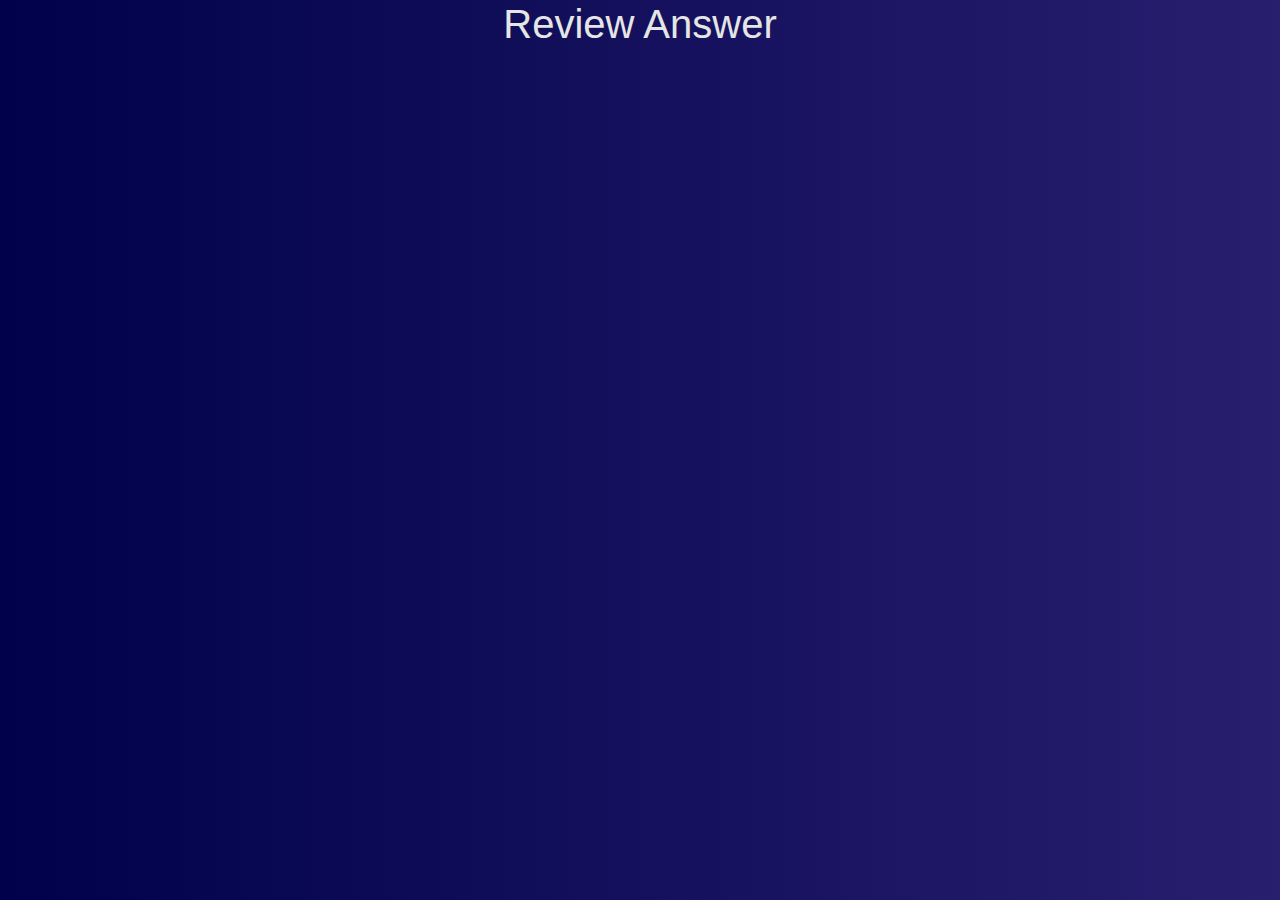
<file: Quiz/Code/Review/index.html>
<!doctype html>
<html lang="en">

<head>
    <title>Title</title>
    <!-- Required meta tags -->
    <meta charset="utf-8">
    <meta name="viewport" content="width=device-width, initial-scale=1, shrink-to-fit=no">
    <link rel="stylesheet" href="style.css">
    <!-- Bootstrap CSS -->
    <link rel="stylesheet" href="https://stackpath.bootstrapcdn.com/bootstrap/4.3.1/css/bootstrap.min.css" integrity="sha384-ggOyR0iXCbMQv3Xipma34MD+dH/1fQ784/j6cY/iJTQUOhcWr7x9JvoRxT2MZw1T" crossorigin="anonymous">
</head>

<body>

    <h1>Review Answer</h1>
    <section>
        <div class="container" id="container">

        </div>
    </section>
    <script src="scriptName.js"></script>
    <script>
        window.addEventListener("scroll", function() {
            let appears = document.querySelectorAll('.appear');
            for (i = 0; i < appears.length; i++) {
                let windowHeight = window.innerHeight;
                let appearTop = appears[i].getBoundingClientRect().top;
                let appearPoint = 150;
                if (appearTop < windowHeight - appearPoint) {
                    appears[i].classList.add('active');
                } else {
                    appears[i].classList.remove('active');
                }
            }
        });
    </script>
    <!-- Optional JavaScript -->
    <!-- jQuery first, then Popper.js, then Bootstrap JS -->
    <script src="https://code.jquery.com/jquery-3.3.1.slim.min.js" integrity="sha384-q8i/X+965DzO0rT7abK41JStQIAqVgRVzpbzo5smXKp4YfRvH+8abtTE1Pi6jizo" crossorigin="anonymous"></script>
    <script src="https://cdnjs.cloudflare.com/ajax/libs/popper.js/1.14.7/umd/popper.min.js" integrity="sha384-UO2eT0CpHqdSJQ6hJty5KVphtPhzWj9WO1clHTMGa3JDZwrnQq4sF86dIHNDz0W1" crossorigin="anonymous"></script>
    <script src="https://stackpath.bootstrapcdn.com/bootstrap/4.3.1/js/bootstrap.min.js" integrity="sha384-JjSmVgyd0p3pXB1rRibZUAYoIIy6OrQ6VrjIEaFf/nJGzIxFDsf4x0xIM+B07jRM" crossorigin="anonymous"></script>
</body>

</html>
</file>
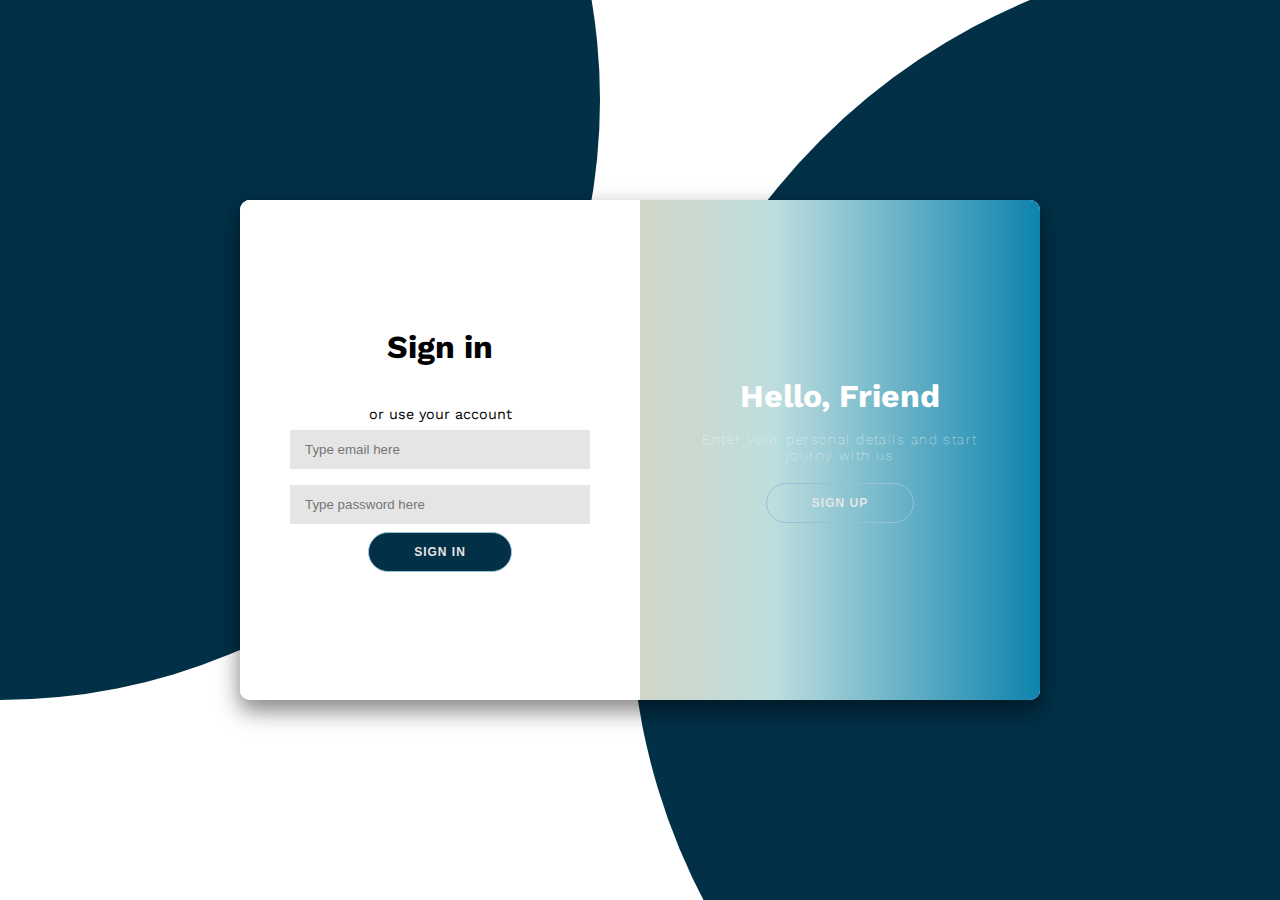
<file: Quiz/Code/SignIn-Signup/index.html>
<!DOCTYPE html>
<html lang="en">

<head>
    <meta charset="UTF-8">
    <meta http-equiv="X-UA-Compatible" content="IE=edge">
    <meta name="viewport" content="width=device-width, initial-scale=1.0">
    <title>Sign in/up</title>
    <link rel="stylesheet" href="https://cdnjs.cloudflare.com/ajax/libs/font-awesome/6.1.1/css/all.min.css" integrity="sha512-KfkfwYDsLkIlwQp6LFnl8zNdLGxu9YAA1QvwINks4PhcElQSvqcyVLLD9aMhXd13uQjoXtEKNosOWaZqXgel0g==" crossorigin="anonymous" referrerpolicy="no-referrer"
    />
    <link rel="stylesheet" href="style.css">
</head>

<body>
    <div class="circle1"></div>
    <div class="circle2"></div>
    <div class="container" id="container">
        <div class="sign-up-container form-container">
            <div class="form">
                <h1>Create Account</h1>
                <div class="social-container">
                    <a href="#" class="social"><i class="fa-brands fa-facebook"></i></a>
                    <a href="#" class="social"><i class="fa-brands fa-google"></i></a>
                    <a href="#" class="social"><i class="fa-brands fa-linkedin"></i></a>
                </div>
                <span>or use your account for registration</span>
                <input type="text" id="name" placeholder="Name">
                <input type="text" id="email" placeholder="Email">
                <input type="text" id="password" placeholder="Password">
                <div id="register" >
                <button id="sign-up-btn">Sign Up</button>
            </div>
            </div>
        </div>
        <div class="form-container sign-in-container">
            <div class="form">
                <h1>Sign in</h1>
                <div class="social-container">
                    <a href="#" class="social"><i class="fa-brands fa-facebook"></i></a>
                    <a href="#" class="social"><i class="fa-brands fa-google"></i></a>
                    <a href="#" class="social"><i class="fa-brands fa-linkedin"></i></a>
                </div>
                <span>or use your account</span>
                <input type="text" id="email1" placeholder="Type email here">
                <input type="text" id="password1" placeholder="Type password here">
                <button id="Signin">Sign In</button>
            </div>
            
        </div>
        <div class="overlay-container">
            <div class="overlay">
                <div class="overlay-panel overlay-left">
                    <h1>Welcome Back!</h1>
                    <p>To keep connected with us please login with your personal info</p>
                    <button class="btn" id="signIn">sign In</button>
                </div>
                <div class="overlay-panel overlay-right">
                    <h1>Hello, Friend</h1>
                    <p>Enter your personal details and start journy with us</p>
                    <button class="btn" id="signUp">sign Up</button>
                </div>
            </div>
        </div>
    </div>
</body>

</html>


<script src="scriptName.js"></script>
</file>
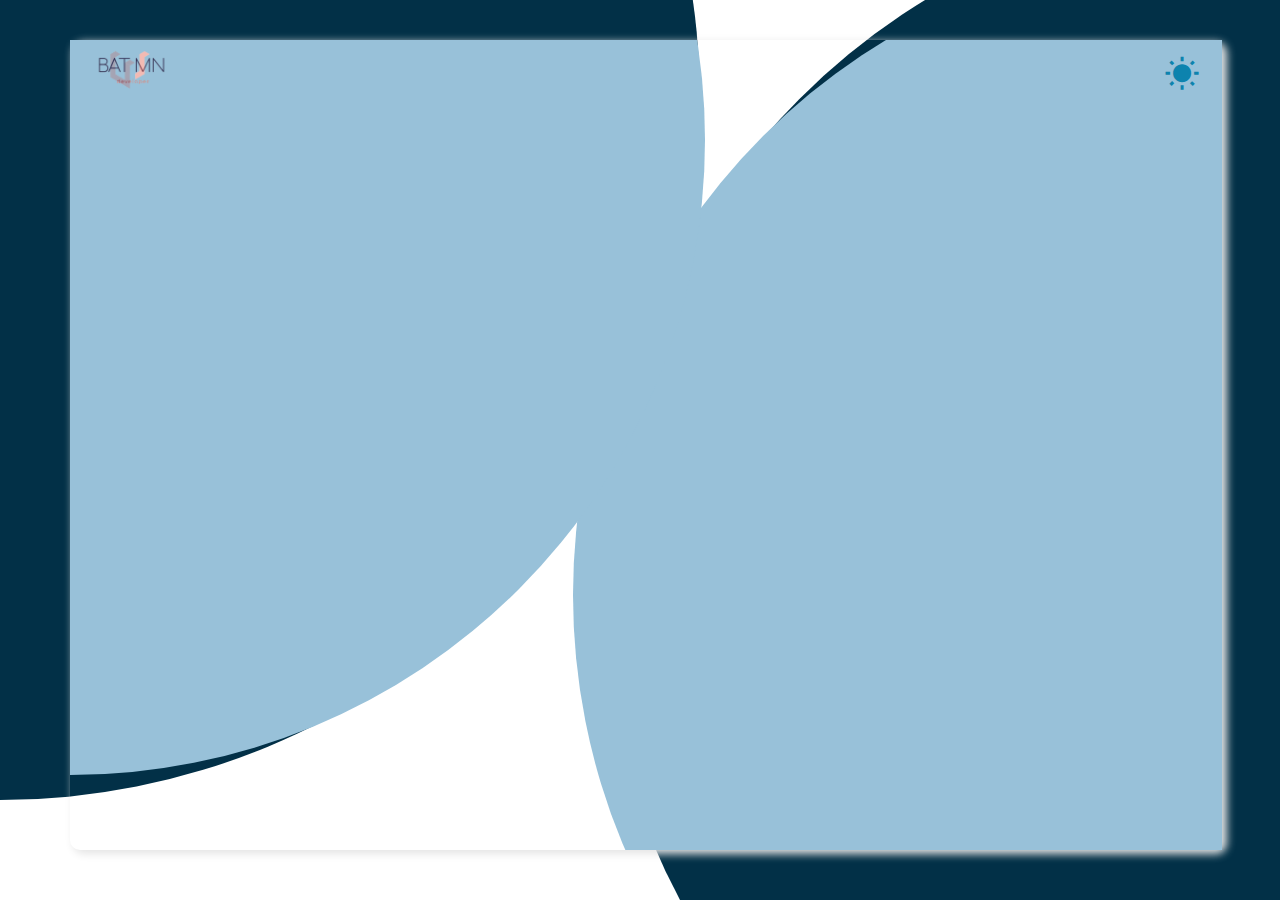
<file: Quiz/Code/Welcome Page/index.html>
<!DOCTYPE html>
<html lang="en">

<head>
    <meta charset="UTF-8">
    <meta http-equiv="X-UA-Compatible" content="IE=edge">
    <meta name="viewport" content="width=device-width, initial-scale=1.0">
    <title>Quiz website</title>
    <link rel="stylesheet" href="style.css">
    <!-- font -->
    <link
        href="https://fonts.googleapis.com/css2?family=Caveat:wght@500&family=Courgette&family=Montserrat+Alternates:wght@100&family=Sansita+Swashed:wght@300&family=Sofia&display=swap"
        rel="stylesheet">
    <!-- icons -->
    <link href="https://fonts.googleapis.com/icon?family=Material+Icons" rel="stylesheet">
    <link rel="stylesheet" href="https://cdnjs.cloudflare.com/ajax/libs/font-awesome/4.7.0/css/font-awesome.min.css">
</head>

<body>
    <div id="result-btn"> <a href="../Score/index.html"> <div>Result button</div></a></div>
    <div class="cir1">
        <div class="fcircle1" id="fcircle1"> </div>
        <div class="scircle1" id="scircle1"> </div>
    </div>
   
    <div class="border1" id="border1">
        <div class="fcircle2" id="fcircle2"> </div>
        <div class="scircle2" id="scircle2"> </div>
        <div class="g1"><img src="Images/welcomegirl.gif" class="girl" id="girl"></div>
    
        <img id="logo" class="logo" src="Images/blue.png">
        <img id="logo1" class="logo1" src="Images/orange.png">

        <div class="dark" onclick="sun">
        <i onclick="moon" class="fa fa-moon-o" id="moon" style="font-size: 36px"></i>
        <i onclick="sun" class="material-icons" id="sun" style="font-size: 36px">wb_sunny</i>
        </div>

        <div class="border2" id="border2">
            <p class="yourname" id="yourname"><span> Welcome </span> </p>
            <p class="wtxt" id="wtxt"><span>Thank </span> <span>you </span> <span>for </span> <span> choosing </span>
                <span>BAT MN! </span><br /><span>This </span> <span>test </span> <span>contains</span>
                <span>three parts;</span> <span>English 25%,</span> <br /><span>QI 25%,</span>
                <span> and technical test 50%. </span> <br /><span>You </span> <span>must </span> <span> complete
                </span>
                <span>all to get </span> <span> your </span> <span>score.</span> <br /> <span>We wish you the
                    best.</span>
            </p>
        </div>
            <select class="dropdown1" id="dropdown1" onchange="ebtn()">

                <option value="selquiz">Select the Quiz</option>
                <option value="english" id="english">English test</option>
                <option value="iq">IQ test</option>
                <option value="tec">Technical test</option>
            </select>
            <div class="startbtn" id="startbtn">
                <a href="../Quizs/English Quiz/index.html"><button class="startbtne" id="startbtne">START</button></a>
                <a href="../Quizs/IQ Quiz/index.html"><button class="startbtniq" id="startbtiq">START</button></a>
                <a href="../Quizs/Tech Quiz/index.html"><button class="startbtntec" id="startbtntec">START</button></a>
           </div>

        


        <div class="txt1" id="txt1">
            <p class="englishtxt" id="englishtxt">This test is designed to assess your understanding of English grammar,
                vocabulary and phrasing.In this test you will find 5 questions in the format of multiple choice and you
                will have a choice of
                four possible answers.
                You will be required to read each question carefully and select the answer that you think is correct. At
                the end of the test, you will be given an estimation of your current level of English proficiency. </p>
            <p class="IQtxt" id="IQtxt">In this test will find questions related to numerical reasoning,
                logical reasoning, verbal intelligence and spatial intelligence.In this test you will find 5 questions
                in the format of multiple choice and you will have a choice of
                four possible answers.
                You will be required to read each question carefully and select the answer that you think is correct. At
                the end of the test, you will be given an estimation of your current level of English proficiency. </p>
            <p class="technicaltxt" id="technicaltxt">In this test will find questions related to technical skills HTML
                ,CSS and JavaScript.In this test you will find 10 questions
                in the format of multiple choice and you will have a choice of
                four possible answers.
                You will be required to read each question carefully and select the answer that you think is correct. At
                the end of the test, you will be given an estimation of your current level of English proficiency.</p>
        </div>
       

    </div>

    <script src="scriptName.js"></script>

</body>

</html>
</file>
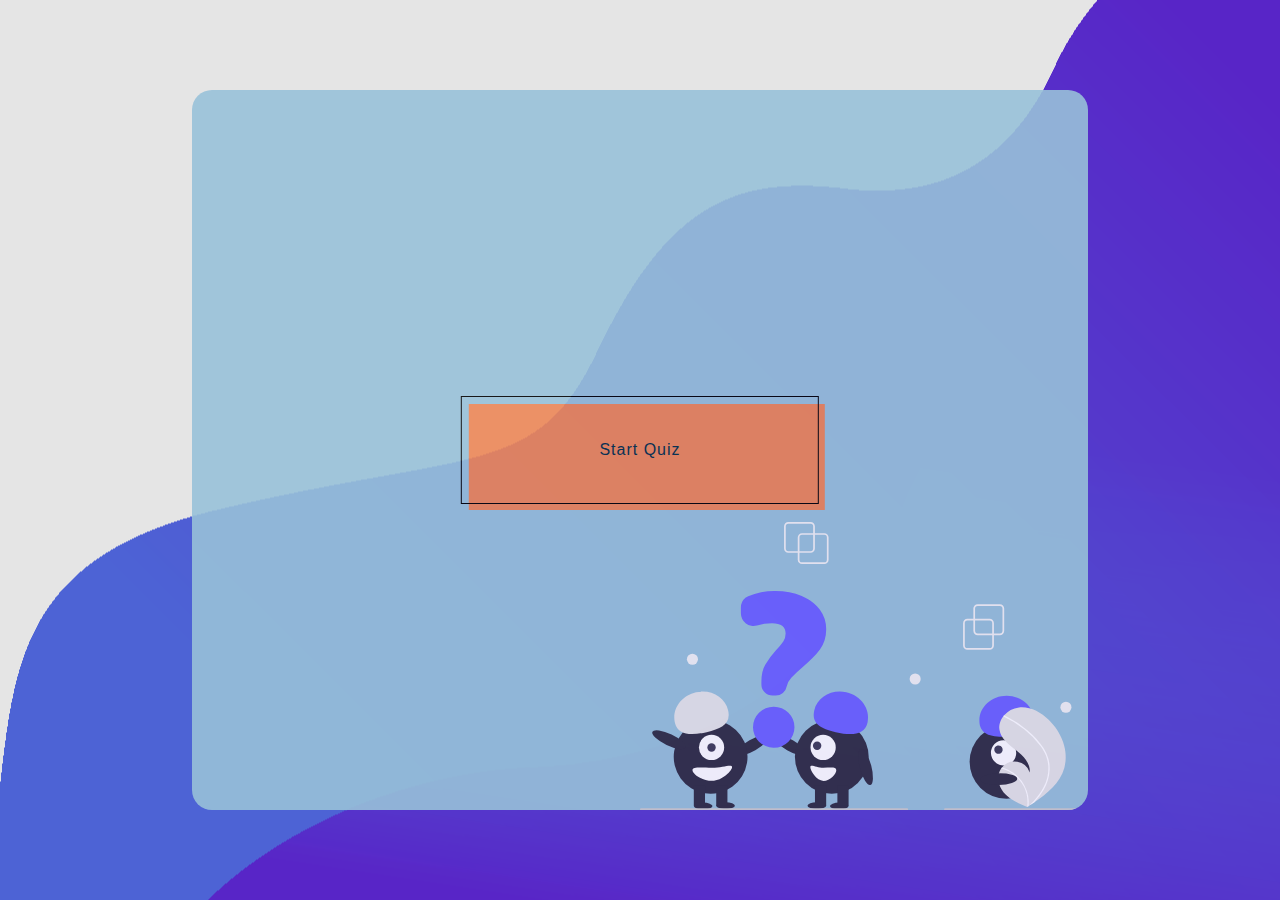
<file: Quiz/Code/Quizs/IQ Quiz/index.html>
<!DOCTYPE html>
<html lang="en">
<head>
    <meta charset="UTF-8">
    <meta http-equiv="X-UA-Compatible" content="IE=edge">
    <meta name="viewport" content="width=device-width, initial-scale=1.0">
    <title>test</title>
    <link rel="stylesheet" href="style.css">
</head>
<body>
    <div class="main-container">
    
    <div class="start-btn">
        <button id="start-btn">Start Quiz</button>
    </div>
    <div class="main-btn" id="main-btn">
       <a href="../../Welcome Page/index.html">
        <button >Return</button>
       </a> 
    </div>
    <div class="conitaienr-image conitaienr-image1"><img src="imges/Backgound (1).svg"></div>

    <div class="rules-container" id="rules-container">
        <header>
            <div class="title">Rules for the IQ section:</div>
        </header>
        
        <section>
            <div class="info-container">
                <div class="info">1. You will have five questions to being with</div>
                <div class="info">2. The questions are one way only</div>
                <div class="info">3. You can't review your answers right now</div>
            </div>
        </section>

        <footer>
            <div class="button">
                <button id="quit-btn" class="btn">Quit</button>
                <button id="Continue-btn" class="btn">Continue</button>
            </div>
        </footer>

    </div>

    <div class="questions-container question-1">
        <header>
            <div class="title"> <h2> Questions: <span>1</span>/5</h2></div>
        </header>
    <section>
        <div class="question-text"><p>Which number should come next in the pattern?</p> <p>37, 34, 31, 28</p></div>
        <div class="answers">
        <div class="first-row">
        <div class="answer" id="q1-a1" >25</div>
        <div class="answer" id="q1-a2">15</div>
        </div>
        <div class="second-row">
        <div class="answer" id="q1-a3">23</div>
        <div class="answer" id="q1-a4">27</div>
        </div>
        </div>
    </section>
        <footer>
            <div class="button">
                <button id="quit-btn1" class="btn">Quit</button>
                <button id="Continue-btn1" class="btn">Next</button>
            </div>
        </footer>
        
    </div>

    <div class="questions-container question-2">
        <header>
            <div class="title"> <h2> Questions: <span>2</span>/5</h2></div>
        </header>
    <section>
        <div class="question-text"><p>Find the answer that best completes the analogy: </p> <p>Book is to Reading as Fork is to:</p></div>
        <div class="answers">
        <div class="first-row">
        <div class="answer" id="q2-a1">drawing</div>
        <div class="answer" id="q2-a2">writing</div>
        </div>
        <div class="second-row">
        <div class="answer" id="q2-a3">stirring</div>
        <div class="answer" id="q2-a4">eating</div>
        </div>
        </div>
    </section>
        <footer>
            <div class="button">
                <button id="quit-btn2" class="btn">Quit</button>
                <button id="Continue-btn2" class="btn">Next</button>
            </div>
        </footer>
        
    </div>


    <div class="questions-container question-3">
        <header>
            <div class="title"> <h2> Questions: <span>3</span>/5</h2></div>
        </header>
    <section>
        <div class="question-text"><p>What number best completes the analogy:</p> <p>8:4 as 10:</p></div>
        <div class="answers">
        <div class="first-row">
        <div class="answer" id="q3-a1">3</div>
        <div class="answer" id="q3-a2">7</div>
        </div>
        <div class="second-row">
        <div class="answer" id="q3-a3">24</div>
        <div class="answer" id="q3-a4">5</div>
        </div>
        </div>
    </section>
        <footer>
            <div class="button">
                <button id="quit-btn3" class="btn">Quit</button>
                <button id="Continue-btn3" class="btn">Next</button>
            </div>
        </footer>
        
    </div>


    <div class="questions-container question-4">
        <header>
            <div class="title"> <h2> Questions: <span>4</span>/5</h2></div>
        </header>
    <section>
        <div class="question-text"><p>What number comes next in the sequence?</p> <p>3, 7, 13, 21, 31</p></div>
        <div class="answers">
        <div class="first-row">
        <div class="answer" id="q4-a1">37</div>
        <div class="answer" id="q4-a2">45</div>
        </div>
        <div class="second-row">
        <div class="answer" id="q4-a3">39</div>
        <div class="answer" id="q4-a4">43</div>
        </div>
        </div>
    </section>
        <footer>
            <div class="button">
                <button id="quit-btn4" class="btn">Quit</button>
                <button id="Continue-btn4" class="btn">Next</button>
            </div>
        </footer>
        
    </div>


    <div class="questions-container question-5">
        <header>
            <div class="title"> <h2> Questions: <span>5</span>/5</h2></div>
        </header>
    <section>
        <div class="question-text"><p>Which letter comes next in the sequence?</p> <p>A, B, D, G, K</p></div>
        <div class="answers">
        <div class="first-row">
        <div class="answer" id="q5-a1">P</div>
        <div class="answer" id="q5-a2">N</div>
        </div>
        <div class="second-row">
        <div class="answer" id="q5-a3">M</div>
        <div class="answer" id="q5-a4">O</div>
        </div>
        </div>
    </section>
        <footer>
            <div class="button">
                <button id="quit-btn5" class="btn">Quit</button>
                <button id="submit-btn5" class="btn">Submit</button>
            </div>
        </footer>
    </div>
</div>
</body>
</html>


<script src="scriptName.js"></script>
</file>
<file: Quiz/Code/Review/style.css>
:root {
    --main-color1: #023047;
    --main-color2: #98C1D9;
    --main-color3: #E5E5E5;
    --main-color4: #EC8757;
    --sub-color1: #0D83AE;
    --sub-color2: #BBF085;
    --sub-color3: #F24726;
}

body {
    background-image: linear-gradient(to right, #00014a, #281f6f);
}

h1 {
    text-align: center;
    color: var(--main-color3);
}

.container {
    background-image: url("images/1.png");
    width: 70%;
    height: 00vh;
    position: absolute;
    left: 50%;
    transform: translate(-50%, -50%);
    background-color: #0D83AE;
    overflow: visible;
    display: grid;
    grid-template-columns: repeat(auto-fill, minmax(400px, 1fr));
}

.cards {
    background-color: #E5E5E5;
    margin: 10px;
    border-radius: 5px;
}

.cards .cardsquestion p {
    background-color: #EC8757;
    border-radius: 5px;
    padding: 10px;
    color: #023047;
    font-weight: bold;
    font-size: 25px;
}

.cards .cardsanswer {
    padding-left: 18px;
    display: grid;
    grid-template-columns: repeat(auto-fill, minmax(400px, 1fr));
}

.cards .cardsanswer p {
    border: 1px solid #023047;
    width: 90%;
    padding: 10px 50px;
    border-radius: 20px;
}


/*scroll */

.appear {
    position: relative;
    transform: translateY(200px);
    opacity: 0;
    transition: 1s ease;
}

.appear.active {
    position: relative;
    transform: translateY(0px);
    opacity: 1;
}
</file>
<file: Quiz/Code/SignIn-Signup/style.css>
@import url('https://fonts.googleapis.com/css2?family=Red+Hat+Mono:ital,wght@0,300;0,400;0,500;0,600;0,700;1,300;1,400;1,500;1,600;1,700&family=Work+Sans:ital,wght@0,100;0,200;0,300;0,400;0,500;0,600;0,700;0,800;0,900;1,100;1,200;1,300;1,400;1,500;1,600;1,700;1,800;1,900&display=swap');

*{
    box-sizing: border-box;
 
}

:root{
    --main-color1:#023047;
    --main-color2:#98C1D9;
    --main-color3:#E5E5E5;
    --main-color4:#EC8757;
    --sub-color1:#0D83AE;
    --sub-color2:#BBF085;
    --sub-color3:#F24726;
}

body{
    font-family: 'Work Sans', sans-serif;
    display: flex;
    justify-content: center;
    align-items: center;
    flex-direction: column;
    height: 100vh;
    margin: 0 50px;

}

body.active .circle1{
    background: var(--main-color4);
}

body.active .circle2{
    background: var(--main-color4);
}

h1{
    margin: 0;
    font-weight: bold;
    
}

p{
    font-size: 0.85rem;
    font-weight: lighter;
    letter-spacing: 0.09rem;
    margin: 1rem 0 1.2rem;
}

span{
    font-size: 0.9rem;
}

a{
    margin: 15px 0;
    text-decoration: none;
    color: var(--main-color1);
}

.social-container{
    margin: 1rem 0 ;
}

.form{
    height: 100%;
    display: flex;
    flex-direction: column;
    align-items: center;
    justify-content: center;
    text-align: center;
    padding: 0 50px;
    background-color: white;
}

.container{
    width: 800px;
    background-color: white;
    overflow: hidden;
    border-radius: 10px;
    position: relative;
    max-width: 100%;
    min-height: 500px;
    box-shadow: 0 10px 20px rgba(0, 0, 0, 0.353) , 0 10px 30px rgba(0, 0, 0, 0.195);
    
}

.form-container{
    position: absolute;
    top: 0;
    height: 100%;
    transition: all 0.6s ease-in-out;
 
}


button{
border-radius: 20px;
border: 1px solid var(--main-color2);
background-color: var(--main-color1);
color: var(--main-color3);
font-size: 12px;
font-weight: bold;
padding: 12px 45px;
letter-spacing: 1px;
text-transform: uppercase;
transition: transform 100ms ease-in;
}

body .sign-up-container .sign-up-btn{
    background-color: var(--main-color4);
    border: 1px solid;
}

.overlay-left .btn{
    border: 1px solid var(--main-color3);
}



button:active{
    transform: scale(0.90);
}

button.btn{
    background-color: transparent;
    border-color: var(--main-color2) ;
}

input{
    background-color: var(--main-color3);
    border: none;
    padding: 12px 15px;
    margin: 8px 0;
    width: 100%;
}


.sign-in-container{
    left: 0;
    width: 50%;
    z-index: 2;
}


.sign-up-container{
    left: 0;
    width: 50%;
    z-index: -1;
}
.overlay-container {
	position: absolute;
	top: 0;
	left: 50%;
	width: 50%;
	height: 100%;
	overflow: hidden;
	transition: transform 0.6s ease-in-out;
	z-index: 100;
}

.container.active .overlay-container{
	transform: translateX(-100%);
}

.social-container {
	margin: 20px 0;
}

.overlay {
	background: var(--main-color1);
	background: linear-gradient(to left , #0d83AE, #bedede,#e6ceb2 ,  #EC8757);
	background-repeat: no-repeat;
	background-size: cover;
	background-position: 0 0;
	color: #FFFFFF;
	position: relative;
	left: -100%;
	height: 100%;
	width: 200%;
  	transform: translateX(0);
	transition: transform 0.6s ease-in-out;
}

.container.active .overlay {
  	transform: translateX(50%);
}

.overlay-panel {
	position: absolute;
	display: flex;
	align-items: center;
	justify-content: center;
	flex-direction: column;
	padding: 0 40px;
	text-align: center;
	top: 0;
	height: 100%;
	width: 50%;
	transform: translateX(0);
	transition: transform 0.6s ease-in-out;
}

.overlay-left {
	transform: translateX(-20%);
}

.container.active .overlay-left {
	transform: translateX(0);
}

.overlay-right {
	right: 0;
	transform: translateX(0);
}

.sign-up-container button{
    background-color: var(--main-color4);
}

.container.active .overlay-right {
	transform: translateX(20%);
}

.sign-up-container .social-container a{
    color: var(--main-color4);
}

.sign-up-container h1{
    color: var(--main-color4);
}

.container.active .sign-in-container{
    transform: translateX(100%);
}

.container.active .sign-up-container{
    transform: translateX(100%);
    opacity: 1;
    z-index: 5;
}



.circle1 {
    background: var(--main-color1);
    position: absolute;
    top: 0;
    left: 0;
    width: 100%;
    height: 100%;
    clip-path: circle(600px at left 100px);
    transition: .5s;
    z-index: -1;
}

.circle2 {
    background: var(--main-color1);
    position: absolute;
    top: 0;
    left: 0;
    width: 100%;
    height: 100%;
    clip-path: circle(650px at right 600px);
    transition: .5s;
    z-index: -1;
}


@keyframes mynewmove {
    0%,
    100% {
        transform: translateX(-10px);
    }
    50% {
        transform: translateX(10px);
    }
}


@media (max-width: 768px) {

    body{
        all: initial;
        font-family: 'Work Sans', sans-serif;
    }

    .container{
        width: 100%;
        border-radius: 0;
        height: 100vh;

    }

    .form-container{
        width: 100%;
        top: 20%;
        height: 50%;
    }

    .sign-in-container{
        top: 50%;
    }

    .sign-up-container {
        z-index: -1;
    }

    .overlay{
        background: linear-gradient(to bottom  , #0d83AE, #bedede,#e6ceb2 ,  #EC8757);
        width: 100%;
        height: 200%;
        left: 0%;
    }

    .overlay-container {
        top: 0;
        left: 0%;
        width: 100%;
        height: 50%;
    }

    .overlay-panel{
        top: 0%;
        height: 50%;
        width: 100%;
    }

    .overlay-left{
        transform: translateY(100%);
    }

    .overlay-right{
        transform: translateY(0%);
    }


    .sign-in-container.active-media {
        top: 0%;
        
    }



    .overlay-container.active-media{
        transform: translateY(100%);
    }


    .overlay.active-media{
        transform: translateY(-50%);
    }

    .form-container.active-media{
        top: 0;
    }

    .sign-up-container.active-media{
        z-index: 5;
        
    }

}


@media (max-width: 343px) {
    .form{
        padding: 0px;
    }
}
</file>
<file: Quiz/Code/Welcome Page/style.css>
body {
  width: 100%;
  height: 100%;
}

:root {
  --main-color1: #023047;
  --main-color2: #98C1D9;
  --main-color3: #E5E5E5;
  --main-color4: #EC8757;
  --sub-color1: #0D83AE;
  --sub-color2: #BBF085;
  --sub-color3: #F24726;
}
.dark:nth-child(1){
display: block;
}
.dark:nth-child(2){
display:none;
}
#moon.active:nth-child(1){
display: block;
}
#sun.active:nth-child(2){
display:none;
}










.border1 {

  border-radius: 10px;
  position: absolute;
  top: 40px;
  left: 70px;
  width: 90%;
  height: 90%;
  box-shadow: #0D83AE 10px;
  box-shadow: 4px 3px 8px 1px #E5E5E5;
transition: 1s;
}
.border1.active{
background-color: #023047;
}
.logo {
position: absolute;
margin-left: 2%;
width:7%;
display: block;
}
.logo1 {
position: absolute;
margin-left: 2%;
width:7%;
display:none;
}
.material-icons{
  position: absolute;
  left:95% ;
  top:2%;
  color: #0D83AE;
  cursor: pointer;  
  display: none;
}
#moon{
  position: absolute;
  left:95% ;
  top:2%;
  color: #0D83AE;
  cursor: pointer;
  display: none;
}
.yourname {
  font-size: 50px;
  position: absolute;
  left: 5%;
  bottom: 70%;
  color: #EC8757;
  font-weight: bold;
  font-family: 'Work Sans', sans-serif;
  transform: scale(0.94);
  animation: scale 3s forwards cubic-bezier(0.5, 1, 0.89, 1);    
  
}


.wtxt {
  position: absolute;
  left: 5%;
  top: 25%;
  text-align: justify;
  font-size: 25px;
  color: #023047;
  font-weight: bold;
  font-family: 'Work Sans', sans-serif;
  transform: scale(0.94);
  animation: scale 3s forwards cubic-bezier(0.5, 1, 0.89, 1);}
  .border1.active .wtxt{
    color :#E5E5E5
  }

.dropdown1 {
  width: 700px;
  height: 70px;
  border: 2px #0D83AE solid;
  border-radius: 20px;
  position: absolute;
  right: 25%;
  top: 55%;
  font-size: 30px;
  text-align: center;
  background-color:#0D83AE ;
  color: white;
  cursor: pointer;
  transition: 1s ease-in-out;
  animation: cssAnimation 0s 1s forwards;
  visibility: hidden;
}
.border1.active .dropdown1{
  background-color :#EC8757
}
.border1.active  .startbtne{
  background :#EC8757
}
.border1.active  .startbtntec{
  background :#EC8757
}
.border1  .startbtniq{
  background :#EC8757
}

@keyframes cssAnimation {
  to   { visibility: visible; }
}
.dropdown1:hover{
  background-color: #086a8e;
  
}
  
.startbtne {
  position: absolute;
  bottom: 5%;
  left: 80%;
  width:15%;
  height: 10%;
  border-radius: 20px;
  font-family: 'Work Sans', sans-serif;
  font-size: 25px;
  background-color: #0D83AE;
  color: #E5E5E5;
  border: #0D83AE;
  box-shadow: 4px 3px 8px 1px #E5E5E5;
  display: none;
  cursor: pointer;
  transition: 1s ease-in-out;
}

.startbtniq {
  position: absolute;
  bottom: 5%;
  left: 80%;
  width:15%;
  height: 10%;
  border-radius: 20px;
  font-family: 'Work Sans', sans-serif;
  font-size: 25px;
  background-color: #0D83AE;
  color: #E5E5E5;
  border: #0D83AE;
  box-shadow: 4px 3px 8px 1px #E5E5E5;
  display: none;
  cursor: pointer;
  transition: 1s ease-in-out;
}
/* .startbtn.active.startbtniq {
background-color :#EC8757;
} */
.startbtniq:hover{
  background-color: #086a8e}
.startbtntec {
  position: absolute;
  bottom: 5%;
  left: 80%;
  width:15%;
  height: 10%;
  border-radius: 20px;
  font-family: 'Work Sans', sans-serif;
  font-size: 25px;
  background-color: #0D83AE;
  color: #E5E5E5;
  border: #0D83AE;
  cursor: pointer;
  box-shadow: 4px 3px 8px 1px #E5E5E5;
  display: none;
  transition: 1s ease-in-out;
}
.startbtn.active.startbtntec {
background-color :#EC8757;
}
  /* .startbtntec:hover{
    background-color: #086a8e} */

.fcircle1 {
  background-color: #023047;
  position: absolute;
  top: 0%;
  left: 0;
  width: 100%;
  height: 100%;
  clip-path: circle(680px at right 580px);

}
.cir1.active .fcircle1{
background-color: var(--main-color4);
}
.scircle1 {
  background-color: #023047;
  position: absolute;
  top: 0%;
  left: 0;
  width: 100%;
  height: 100%;
  clip-path: circle(700px at left 100px);

}

.fcircle2 {
  background-color: #98C1D9;
  position: absolute;
  top: 0%;
  left: 0;
  width: 100%;
  height: 100%;
  clip-path: circle(649px at right 555px);

}
.cir1.active .scircle1{
background-color: var(--main-color4);
}
.cir1.active .scircle2{
background-color: var(--main-color4);
}
.scircle2 {
  background-color: #98C1D9;
  position: absolute;

  top: 0%;
  left: 0;
  width: 100%;
  height: 100%;
  clip-path: circle(635px at left 100px);

}
.border1.active .fcircle2{
display:none;
}
.border1.active .scircle2{
display:none;
}

.englishtxt {
  width: 75%;
  position: absolute;
  top: 65%;
  left: 15%;
  text-align: center;
  font-size: 20px;
  color: #023047;
  font-weight: bold;
  font-family: 'Work Sans', sans-serif;
  display: none;
  transform: scale(0.94);
  animation: scale 3s forwards cubic-bezier(0.5, 1, 0.89, 1);
}
.txt1.active .englishtxt{
color :#E5E5E5
}
.girl{
  position: absolute;
  left: 70%;
  top: 10%;
  width: 28%;
  height: 40%;

  border-top-left-radius:75px;
  border-top-right-radius:75px;
  border-bottom-left-radius:0px;
  border-bottom-right-radius:0px;
  animation: cssAnimation 0s 0.4s forwards;
  visibility: hidden;
}

.g1 :hover{
  box-shadow: 0px -10px 30px #ccc;
  color:white;
  font-size:50px;
}

.IQtxt {
  width: 75%;
  position: absolute;
  top: 65%;
  left: 15%;
  text-align: center;
  font-size: 20px;
  color: #023047;
  font-weight: bold;
  font-family: 'Work Sans', sans-serif;
  display: none;
  transform: scale(0.94);
  animation: scale 3s forwards cubic-bezier(0.5, 1, 0.89, 1);
}
.txt1.active .IQtxt{
color :#E5E5E5
}
.technicaltxt{
  width: 75%;
  position: absolute;
  top: 65%;
  left: 15%;
  text-align: center;
  font-size: 20px;
  color: #023047;
  font-weight: bold;
  font-family: 'Work Sans', sans-serif;
  display: none;
  transform: scale(0.94);
  animation: scale 3s forwards cubic-bezier(0.5, 1, 0.89, 1);
}
.txt1.active .technicaltxt{
color :#E5E5E5
}
@keyframes scale {
  100% {
    transform: scale(1);
  }
}

span {
  display: inline-block;
  opacity: 0;
  filter: blur(4px);
}

span:nth-child(1) {
  animation: fade-in 0.8s 0.1s forwards cubic-bezier(0.11, 0, 0.5, 0);
}

span:nth-child(2) {
  animation: fade-in 0.8s 0.2s forwards cubic-bezier(0.11, 0, 0.5, 0);
}

span:nth-child(3) {
  animation: fade-in 0.8s 0.3s forwards cubic-bezier(0.11, 0, 0.5, 0);
}

span:nth-child(4) {
  animation: fade-in 0.8s 0.4s forwards cubic-bezier(0.11, 0, 0.5, 0);
}

span:nth-child(5) {
  animation: fade-in 0.8s 0.5s forwards cubic-bezier(0.11, 0, 0.5, 0);
}

span:nth-child(6) {
  animation: fade-in 0.8s 0.6s forwards cubic-bezier(0.11, 0, 0.5, 0);
}

span:nth-child(7) {
  animation: fade-in 0.8s 0.7s forwards cubic-bezier(0.11, 0, 0.5, 0);
}

span:nth-child(8) {
  animation: fade-in 0.8s 0.8s forwards cubic-bezier(0.11, 0, 0.5, 0);
}

span:nth-child(9) {
  animation: fade-in 0.8s 0.9s forwards cubic-bezier(0.11, 0, 0.5, 0);
}

span:nth-child(10) {
  animation: fade-in 0.8s 1s forwards cubic-bezier(0.11, 0, 0.5, 0);
}

span:nth-child(11) {
  animation: fade-in 0.8s 1.1s forwards cubic-bezier(0.11, 0, 0.5, 0);
}

span:nth-child(12) {
  animation: fade-in 0.8s 1.2s forwards cubic-bezier(0.11, 0, 0.5, 0);
}

span:nth-child(13) {
  animation: fade-in 0.8s 1.3s forwards cubic-bezier(0.11, 0, 0.5, 0);
}

span:nth-child(14) {
  animation: fade-in 0.8s 1.4s forwards cubic-bezier(0.11, 0, 0.5, 0);
}

span:nth-child(15) {
  animation: fade-in 0.8s 1.5s forwards cubic-bezier(0.11, 0, 0.5, 0);
}

span:nth-child(16) {
  animation: fade-in 0.8s 1.6s forwards cubic-bezier(0.11, 0, 0.5, 0);
}

span:nth-child(17) {
  animation: fade-in 0.8s 1.7s forwards cubic-bezier(0.11, 0, 0.5, 0);
}

span:nth-child(18) {
  animation: fade-in 0.8s 1.8s forwards cubic-bezier(0.11, 0, 0.5, 0);
}
span:nth-child(19) {
  animation: fade-in 0.8s 1.8s forwards cubic-bezier(0.11, 0, 0.5, 0);
}
span:nth-child(20) {
  animation: fade-in 0.8s 1.8s forwards cubic-bezier(0.11, 0, 0.5, 0);
}
span:nth-child(21) {
  animation: fade-in 0.8s 1.8s forwards cubic-bezier(0.11, 0, 0.5, 0);
}
span:nth-child(22) {
  animation: fade-in 0.8s 1.8s forwards cubic-bezier(0.11, 0, 0.5, 0);
}

@keyframes fade-in {
  100% {
    opacity: 1;
    filter: blur(0);
  }
}

/* ************************************responsive********************************************************* */
@media screen and (max-width:1241px){
.englishtxt {
    font-size: 15px;
top:67%;

}
.technicaltxt{
  font-size: 15px;
  top:67%;
}
.IQtxt {
  font-size: 15px;
  top:67%;
}

}
@media screen and (max-width:1087px){
  .dropdown1{
    width: 50%;
  }
}
@media screen and (max-width:1025px){
  .fcircle1{
    clip-path: none;
  }
  .scircle1{
    clip-path: none;
  }

  .dropdown1 {
    left: 20%;
    width:50%
  }
  .englishtxt {
    font-size: 15px;
top:67%;

}
.technicaltxt{
  font-size: 15px;
  top:67%;
}
.IQtxt {
  font-size: 15px;
  top:67%;
}

}
@media screen and (max-width:882px){
.wtxt {
  font-size: 20px;
}
}
@media screen and (max-width:769px){
.fcircle1{
  clip-path: none;
}
.scircle1{
  clip-path: none;
}
.englishtxt {
  font-size: 14px;


}
.technicaltxt{
font-size: 14px;

}
.IQtxt {
font-size: 14px;

}
.wtxt {
font-size: 20px;
}
#sun{
left: 90%;
}
#moon{
left: 90%;
}
.border1{
width: 80%;
}
.girl{width: 20%;
left:77%}
.startbtne{
top:88%;
}
.startbtniq{
top:88%;
}
.startbtntec{
top:88%;
}

}
@media screen and (max-width:781px){
.wtxt{
font-size: 18px;
}
.yourname{
font-size: 40px;
top:0;
}
}
@media screen and (max-width:625px){
.wtxt{
 width: 250px;
 top:80px;
}
}
@media screen and (max-width:625px){
.englishtxt {
  font-size: 10px;

}
.technicaltxt{
  font-size: 10px;
}
.IQtxt {
  font-size: 10px; 
}
.startbtne{
  height: 40px;
  top:90%;
  left: 65%;
  width: 30%;
  font-size: 80%;
}
.startbtniq{
  height: 40px;
  top:90%;
  left: 65%;
  width: 30%;
  font-size: 80%;
}
.startbtntec{
  height: 40px;
  top:90%;
  left: 65%;
  width: 30%;
  font-size: 80%;
}}
@media screen and (max-width:542px){
  .yourname{
    font-size: 30px;
  }
}
@media screen and (max-width:426px){
.fcircle1{
  clip-path: none;
}
.scircle1{
  clip-path: none;
}

.dropdown1 {
font-size: 25px;
width:60%;
}
.englishtxt {
font-size: 11px;


}
.technicaltxt{
font-size: 11px;

}
.IQtxt {
font-size: 11px;

}
.wtxt {
font-size: 15px;
width: 200px;
top:100px
}
#sun{
left: 85%;
}
#moon{
left: 85%;
}
.border1{
width: 75%;
}
.girl{
top:25%;
width: 20%;
height: 20%;}

.startbtne{
height: 40px;
top:90%;
left: 65%;
width: 30%;
font-size: 80%;
}
.startbtniq{
height: 40px;
top:90%;
left: 65%;
width: 30%;
font-size: 80%;
}
.startbtntec{
height: 40px;
top:90%;
left: 65%;
width: 30%;
font-size: 80%;
}

}
@media screen and (max-width:426px){
.fcircle1{
  clip-path: none;
}
.scircle1{
  clip-path: none;
}

.dropdown1 {
font-size: 22px;
width:66%;
}
.englishtxt {
font-size: 10px;


}
.technicaltxt{
font-size: 10px;

}
.IQtxt {
font-size: 10px;

}
.border1{
width: 70%;
}
.wtxt {
  font-size: 12px;
  width: 155px;
}
.yourname{
  font-size: 30px;
  top: 40px;
}
}
@media screen and (max-width:426px){
.border1{
left: 40px;
width: 80%;
}
.logo{width: 50px;}
.logo1{width: 50px;}

.englishtxt {
  font-size: 9px;


}
.technicaltxt{
  font-size: 9px;

}
.IQtxt {
  font-size: 9px;
 
}
.girl{
height: 80px;
}
}
</file>
<file: Quiz/Code/Quizs/IQ Quiz/style.css>
@import url('https://fonts.googleapis.com/css2?family=Red+Hat+Mono:ital,wght@0,300;0,400;0,500;0,600;0,700;1,300;1,400;1,500;1,600;1,700&family=Work+Sans:ital,wght@0,100;0,200;0,300;0,400;0,500;0,600;0,700;0,800;0,900;1,100;1,200;1,300;1,400;1,500;1,600;1,700;1,800;1,900&display=swap');


*{
    box-sizing: border-box;
}


:root{
    --main-color1:#023047;
    --main-color2:#98C1D9;
    --main-color3:#E5E5E5;
    --main-color4:#EC8757;
    --sub-color1:#0D83AE;
    --sub-color2:#BBF085;
    --sub-color3:#F24726;
}

body{
    font-family: 'Work Sans', sans-serif;
    display: flex;
    justify-content: center;
    align-items: center;
    flex-direction: column;
    height: 100vh;
    margin: 0 50px;
    overflow: hidden;
    background-image: url(imges/Background.png);
    background-repeat:no-repeat ;
    background-position: right;
    background-color: var(--main-color3);
   
    
}



.main-container{
border-radius: 20px;
background-color: var(--main-color2);
opacity: 0.9;
width: 70vw;
height: 80vh;
position: relative;
overflow: hidden;
}


.conitaienr-image{
    display: flex;
    justify-content: end;
    right: 0;
    bottom: 0;
    position:absolute;
    height: 40%;
    overflow: hidden;
}



.start-btn .disable-btn{
    pointer-events: none;
    transform: translate(0 , 0) scale(0);
    transition: all 0.5s ease-in;
}



.start-btn  {
    position: absolute;
    top: 50%;
    left: 50%;
    width: 40%;
    height: 15%;
    transform: translate(-50% , -50%) scale(1);
    transition: all 0.7s ease;
    
}

.start-btn  button {
  font-size: 30px;
  color: var(--main-color1);
  background-color: white;
  border: none;
  width: 100%;
  height: 100%;
  font-size: 16px;
  font-weight: 200;
  letter-spacing: 1px;
  padding: 13px 20px 13px;
  outline: 0;
  border: 1px solid black;
  cursor: pointer;
  position: relative;
  background-color: rgba(0, 0, 0, 0);
  user-select: none;
  -webkit-user-select: none;
  touch-action: manipulation;
  
}

.start-btn  button:after {
  content: "";
  background-color: var(--main-color4);
  width: 100%;
  z-index: -1;
  position: absolute;
  height: 100%;
  top: 7px;
  left: 7px;
  transition: 0.2s;
}

.start-btn  button:hover:after {
  top: 0px;
  left: 0px;
}





.rules-container{
    position: absolute;
    top: 50%;
    left: 50%;
    background-color: white;
    height: 80%;
    width: 80%;
    border-radius: 20px;
    overflow: hidden;
    pointer-events: none;
    transform: translate(-50% , -50%) scale(0);
    transition: transform 1s ease-in;
}


.rules-container.active{
    z-index: 5;
    opacity: 1;
    pointer-events: auto;
    transform: translate(-50% , -50%) scale(1);
    transition: transform 1s ease-out;
}



.rules-container header{
    position: relative;
    top: 0;
    border-radius: 20px 20px 0 0;
    box-shadow: rgba(60, 64, 67, 0.3) 0px 1px 2px 0px, rgba(60, 64, 67, 0.15) 0px 1px 3px 1px;
    margin: 0 0 5%;
    height: 10%;
    width: 100%;
    text-align: center;
    vertical-align: middle;
   
    
}



.rules-container header .title{
    font-size: larger;
    font-weight: bold;
    padding: 2.5%;
    color: var(--main-color1);
    
}

section{
    height: 60%;
    width: 100%;
    display: flex;
    justify-content: center;
    align-items: center;
    
}


.info-container{
    background-color: var(--main-color3);
    height: 100%;
    width: 90%;
    display: flex;
    justify-content: center;   
    flex-direction: column;
    padding: 1%;
    opacity: 0.5;
    transition: all 0.5s ease-out;
    border-radius: 10px;
}

.info-container:hover{
    opacity: 1;
    box-shadow: rgba(0, 0, 0, 0.19) 0px 10px 20px, rgba(0, 0, 0, 0.23) 0px 6px 6px;
}


.info-container .info{
    
    letter-spacing: 1%;
    font-size: larger;
    font-weight: bolder;
    width: 100%;
    color: var(--main-color1);
}




.rules-container footer{
    display: flex;
    justify-content: center;
    align-items: center;
    height: 25%;
}
   
.rules-container footer .button{
    display: flex;
    height: 50%;
    width: 100%;
    justify-content: space-around;
    
}



 .btn {
    appearance: button;
    background-color: #000;
    background-image: none;
    border: 1px solid #000;
    border-radius: 4px;
    box-shadow: #fff 4px 4px 0 0,#000 4px 4px 0 1px;
    box-sizing: border-box;
    color: #fff;
    cursor: pointer;
    display: inline-block;
    font-size: 14px;
    font-weight: bold;
    margin: 0 5px 10px 0;
    overflow: visible;
    padding: 2% 3%;
    white-space: nowrap;
  }
  
  .btn:focus {
    text-decoration: none;
  }
  
 .btn:hover {
    text-decoration: none;
  }
  
 .btn:active {
    box-shadow: rgba(0, 0, 0, .125) 0 3px 5px inset;
    outline: 0;
  }
  
 .btn:not([disabled]):active {
    box-shadow: #fff 2px 2px 0 0, #000 2px 2px 0 1px;
    transform: translate(2px, 2px);
  }


  .questions-container{
   
      position: absolute;
      background: linear-gradient(to left , #0d83AE, #bedede);
      top: 50%;
      left: 50%;
      width: 70%;
      height: 70%;
      transform: translate(-50% , -50%) scale(1);
      transition: transform 1s ease-in;
      

  }

  .questions-container header{
      background-color: var(--main-color3);
      height: 10%;
      display: flex;
      justify-content: center;
      font-size: 70%;
      box-shadow: rgba(60, 64, 67, 0.3) 0px 1px 2px 0px, rgba(60, 64, 67, 0.15) 0px 1px 3px 1px;
  }


  .questions-container section{
    display: flex;
    flex-direction: column;
    justify-content: space-around;
    height: 70%;
}

.questions-container section .question-text{
    font-size: 1rem;
    font-weight: bolder;
    width: 100%;
    height: 20%;
    display: flex;
    justify-content: space-around;
    align-items: center;
    color: white;
    background: var(--main-color1);
}


.answer{

    height: 100%;
    width: 70%;
    border-radius: 20px;
    font-size: larger;
    margin: 5% 0;
    color: var(--main-color1);
    background-color: var(--main-color3);
    text-align: center;
}



.questions-container .answers{
    width: 70%;
    height: 50%;
    display: flex;
    align-items: center;
    justify-content: space-around;
    position: relative;
    top: -10%;
    
}



.first-row{
    display: flex;
    flex-direction: column;
    width: 50%;
    height: 100%;
    justify-content: center;
    align-items: center;

}



.second-row{
    display: flex;
    flex-direction: column;
    width: 50%;
    height: 100%;
    justify-content: center;
    align-items: center;
    
}

.questions-container section .question-text  p:nth-child(2){
    color: var(--main-color4);
}


footer{
    display: flex;
    justify-items: center;
    align-items: center;
    
}

footer .button{
    width: 100%;
    display: flex;
    justify-content: space-around ;
}

.questions-container .answers .answer{ 
    box-shadow: rgba(60, 64, 67, 0.3) 0px 1px 2px 0px, rgba(60, 64, 67, 0.15) 0px 1px 3px 1px;
}

.question-1 {
    transform: translate(0 , -50%) scale(0);
	transition: transform 0.6s ease-in;
  
}

.question-1.active {
    transform: translate(-50% , -50% ) scale(1);
    transition: transform 1s ease-in;
}

.question-2 {
    transform: translate(0 , -50%) scale(0);
	transition: transform 0.6s ease-in;
  
}

.question-2.active {
    transform: translate(-50% , -50% ) scale(1);
    transition: transform 1s ease-in;
}


.question-3 {
    transform: translate(0 , -50%) scale(0);
	transition: transform 0.6s ease-in;
  
}

.question-3.active {
    transform: translate(-50% , -50% ) scale(1);
    transition: transform 1s ease-in;
}

.question-4 {
    transform: translate(0 , -50%) scale(0);
	transition: transform 0.6s ease-in;
  
}

.question-4.active {
    transform: translate(-50% , -50% ) scale(1);
    transition: transform 1s ease-in;
}

.question-5 {
    transform: translate(0 , -50%) scale(0);
	transition: transform 0.6s ease-in;
  
}

.question-5.active {
    transform: translate(-50% , -50% ) scale(1);
    transition: transform 1s ease-in;
}

.answer:hover{
    transform:  scale(1.2);
    transition: transform 0.2s ease-in;
    cursor: pointer;
}




.main-btn  {
    position: absolute;
    top: 50%;
    left: 50%;
    width: 40%;
    height: 15%;
    transform: translate(-50% , -50%) scale(0);
    transition: all 0.7s ease;
   
    
}

.main-btn  button {
  font-size: 30px;
  color: var(--main-color1);
  background-color: white;
  border: none;
  width: 100%;
  height: 100%;
  font-size: 16px;
  font-weight: 200;
  letter-spacing: 1px;
  padding: 13px 20px 13px;
  outline: 0;
  border: 1px solid black;
  cursor: pointer;
  position: relative;
  background-color: rgba(0, 0, 0, 0);
  user-select: none;
  -webkit-user-select: none;
  touch-action: manipulation;
  
}

.main-btn  button:after {
  content: "";
  background-color: var(--main-color4);
  width: 100%;
  z-index: -1;
  position: absolute;
  height: 100%;
  top: 7px;
  left: 7px;
  transition: 0.2s;
}

.main-btn  button:hover:after {
  top: 0px;
  left: 0px;
  
}


.main-btn.active-btn{
    transform: translate(-50% , -50%) scale(1);
    transition: all 0.5s ease-in;
    cursor: pointer;
    
}


@media (max-width: 768px) {

    .main-container{
        width: 90vw;
        height: 90vh;
        border-radius: 0;
    }

    .rules-container{
        width: 100%;
        height: 100%;
        border-radius: 0;
    }

    .questions-container{
        width: 100%;
        height: 100%;
    }

  .start-btn button {
    padding: 13px 50px 13px;
  }

  .main-btn {
    padding: 12px 50px;
  }

.questions-container section .question-text{
    font-size: 1rem;
    font-weight: bold;
    width: 100%;
    height: 20%;
}

}



@media (max-width: 430px) {
    .main-container{
        width: 100vw;
        height: 100vh;
        border-radius: 0;
    }

    .questions-container section .question-text{
        font-size: 1rem;
        font-weight: bolder;
        width: 100%;
        height: 20%;
        display: flex;
        justify-content: space-around;
        align-items: center;
        color: white;
        background: var(--main-color1);
        padding: 1%;
    }
}
</file>
